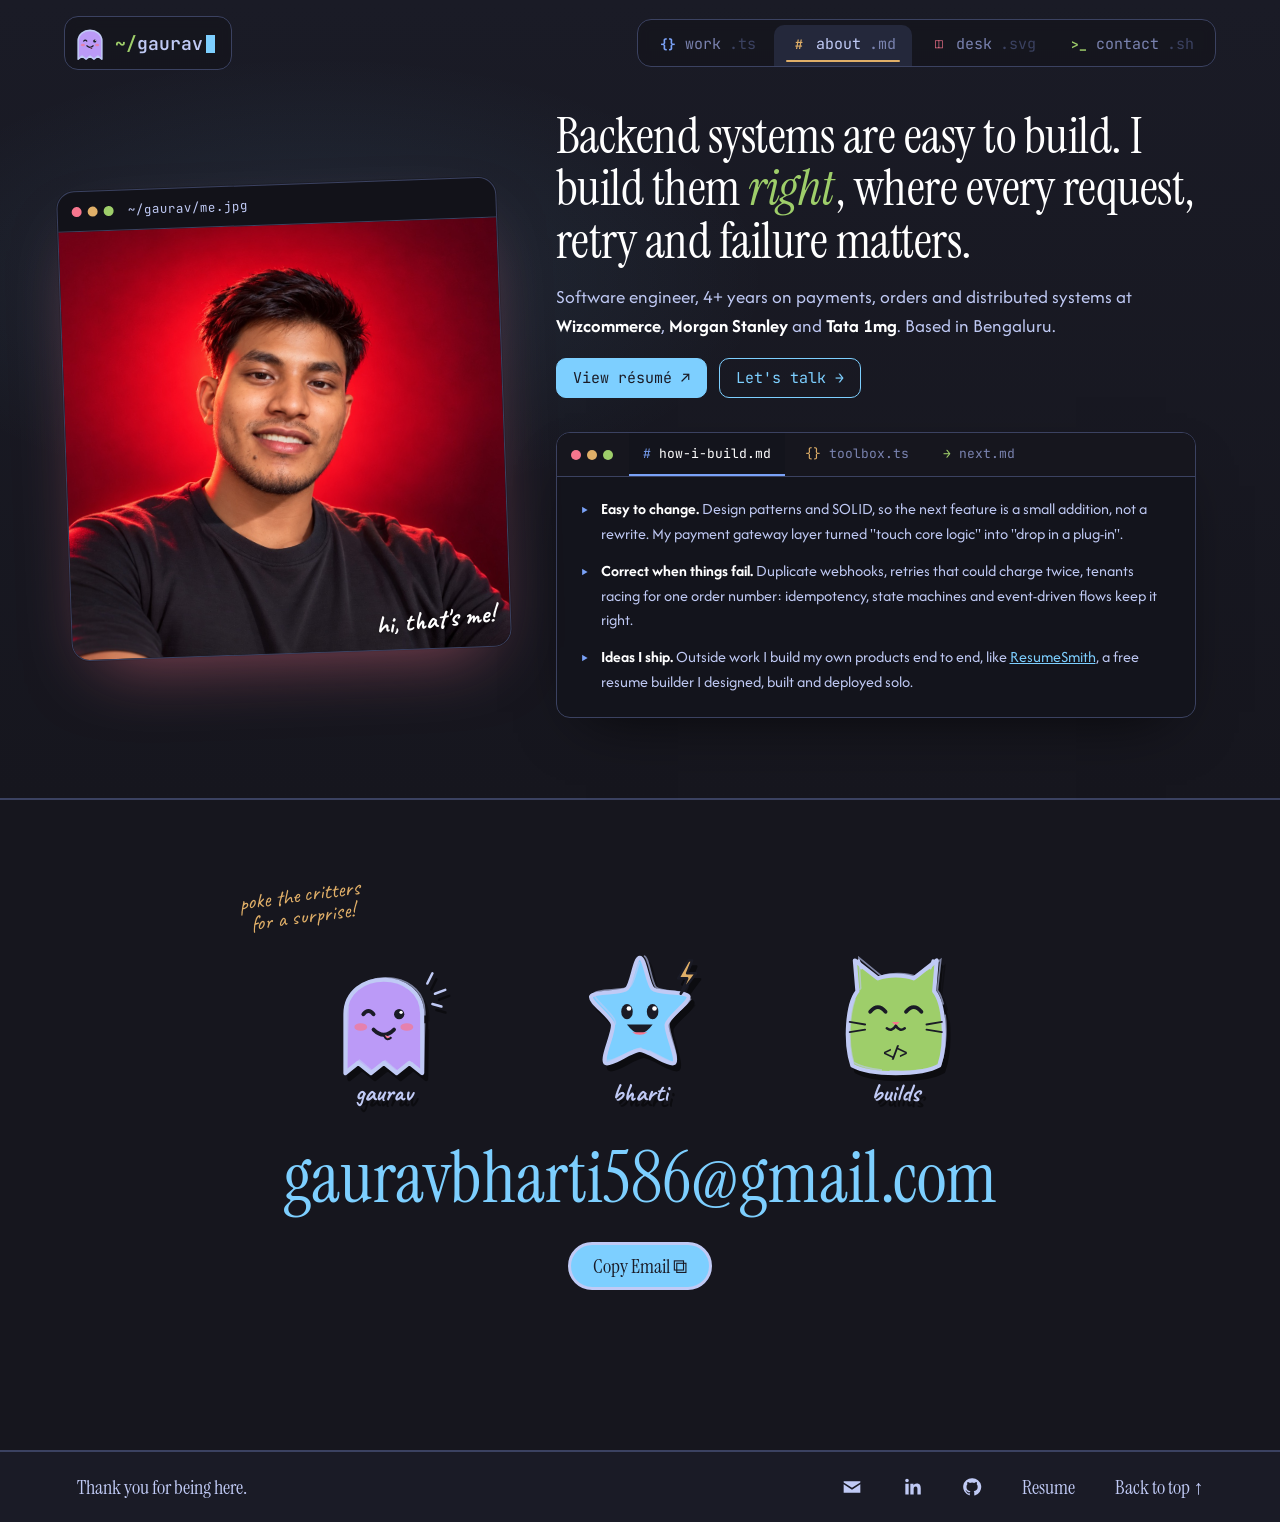
<file: about.html>
<!doctype html>
<html lang="en">
<head>
  <meta charset="utf-8">
  <meta name="viewport" content="width=device-width, initial-scale=1">
  <title>Gaurav Bharti | About</title>
  <meta name="description" content="How Gaurav Bharti builds backend systems: payments, orders and distributed systems that stay correct when retries and failures hit.">
  <link rel="icon" href="favicon.svg" type="image/svg+xml">
  <meta name="theme-color" content="#1a1b26">
  <meta property="og:type" content="website">
  <meta property="og:title" content="Gaurav Bharti | About">
  <meta property="og:description" content="How Gaurav Bharti builds backend systems: payments, orders and distributed systems that stay correct when retries and failures hit.">
  <meta property="og:url" content="https://realme72.github.io/portfolio-site/about.html">
  <meta property="og:image" content="https://realme72.github.io/portfolio-site/assets/og.png">
  <meta property="og:image:width" content="1200">
  <meta property="og:image:height" content="630">
  <meta name="twitter:card" content="summary_large_image">
  <link rel="preconnect" href="https://fonts.googleapis.com">
  <link rel="preconnect" href="https://fonts.gstatic.com" crossorigin>
  <link href="https://fonts.googleapis.com/css2?family=Afacad:wght@400;700&family=Instrument+Serif:ital@0;1&family=JetBrains+Mono:wght@400;600&family=Caveat:wght@600;700&display=swap" rel="stylesheet">
  <link rel="stylesheet" href="style.css?v=32">
  <style>
  </style>
</head>
<body>
  <svg width="0" height="0" style="position:absolute" aria-hidden="true">
    <defs>
      <pattern id="hatch" width="6" height="6" patternUnits="userSpaceOnUse" patternTransform="rotate(35)">
        <line x1="0" y1="0" x2="0" y2="6" stroke="#c0caf5" stroke-width="1" opacity=".35"/>
      </pattern>
      <pattern id="hatchW" width="7" height="7" patternUnits="userSpaceOnUse" patternTransform="rotate(80)">
        <line x1="0" y1="0" x2="0" y2="7" stroke="#fff" stroke-width="1" opacity=".22"/>
      </pattern>
    </defs>
  </svg>

  <header class="site-header">
    <a class="logo" href="./" aria-label="Gaurav Bharti, home">
      <span class="mascot" data-mascot aria-hidden="true"></span>
      <span class="prompt"><span class="tilde">~/</span>gaurav<span class="cursor" aria-hidden="true"></span></span>
    </a>
    <nav class="nav tabbar" aria-label="Main">
      <a class="tab tab-work" href="./#work"><span class="tab-icon" aria-hidden="true">{}</span>work<span class="ext">.ts</span></a>
      <a class="tab tab-about active" href="about.html" aria-current="page"><span class="tab-icon" aria-hidden="true">#</span>about<span class="ext">.md</span></a>
      <a class="tab tab-desk" href="desk.html"><span class="tab-icon" aria-hidden="true">◫</span>desk<span class="ext">.svg</span></a>
      <a class="tab tab-contact" href="#contact"><span class="tab-icon" aria-hidden="true">&gt;_</span>contact<span class="ext">.sh</span></a>
    </nav>
  </header>

  <main>
    <section class="about-hero">
      <div class="boy-wrap">
        <figure class="portrait">
          <header class="win"><i></i><i></i><i></i><span>~/gaurav/me.jpg</span></header>
          <img src="assets/me.jpg" width="1000" height="977" alt="Gaurav Bharti, smiling, in a black t-shirt against a red background">
          <figcaption>hi, that's me!</figcaption>
        </figure>
      </div>

      <div class="intro">
        <h1>Backend systems are easy to build. I build them <em>right</em>, where every request, retry and failure matters.</h1>
        <p class="sub">Software engineer, <span data-years>4</span>+ years on payments, orders and distributed systems at <b>Wizcommerce</b>, <b>Morgan Stanley</b> and <b>Tata 1mg</b>. Based in Bengaluru.</p>
        <p class="cta"><a data-resume target="_blank" rel="noopener">View résumé ↗</a> <a href="#contact">Let's talk →</a></p>

        <div class="ide" data-tabs>
          <div class="ide-bar" role="tablist" aria-label="More about me">
            <i></i><i></i><i></i>
            <button type="button" role="tab" aria-selected="true" aria-controls="t-build" id="tab-build"><span class="k-b">#</span> how-i-build.md</button>
            <button type="button" role="tab" aria-selected="false" aria-controls="t-tools" id="tab-tools"><span class="k-y">{}</span> toolbox.ts</button>
            <button type="button" role="tab" aria-selected="false" aria-controls="t-next" id="tab-next"><span class="k-g">→</span> next.md</button>
          </div>

          <div class="ide-pane" role="tabpanel" id="t-build" aria-labelledby="tab-build">
            <ul class="build">
              <li><b>Easy to change.</b> Design patterns and SOLID, so the next feature is a small addition, not a rewrite. My payment gateway layer turned "touch core logic" into "drop in a plug-in".</li>
              <li><b>Correct when things fail.</b> Duplicate webhooks, retries that could charge twice, tenants racing for one order number: idempotency, state machines and event-driven flows keep it right.</li>
              <li><b>Ideas I ship.</b> Outside work I build my own products end to end, like <a href="https://resumesmith.in" target="_blank" rel="noopener">ResumeSmith</a>, a free resume builder I designed, built and deployed solo.</li>
            </ul>
          </div>

          <div class="ide-pane" role="tabpanel" id="t-tools" aria-labelledby="tab-tools" hidden>
<pre class="ts"><span class="k-b">const</span> <span class="k-y">toolbox</span> = {
  backend: [<span class="k-g">"Python"</span>, <span class="k-g">"Java"</span>, <span class="k-g">"C++"</span>, <span class="k-g">"SQL"</span>,
            <span class="k-g">"FastAPI"</span>, <span class="k-g">"Django"</span>, <span class="k-g">"Flask"</span>],
  systems: [<span class="k-g">"distributed"</span>, <span class="k-g">"microservices"</span>, <span class="k-g">"event-driven"</span>,
            <span class="k-g">"concurrency"</span>, <span class="k-g">"multi-tenancy"</span>],
  data:    [<span class="k-g">"PostgreSQL"</span>, <span class="k-g">"MongoDB"</span>, <span class="k-g">"Redis"</span>,
            <span class="k-g">"Elasticsearch"</span>, <span class="k-g">"Kafka"</span>],
  cloud:   [<span class="k-g">"AWS (SQS, S3, EC2)"</span>, <span class="k-g">"Docker"</span>, <span class="k-g">"Kubernetes"</span>,
            <span class="k-g">"Sentry"</span>, <span class="k-g">"New Relic"</span>],
};</pre>
          </div>

          <div class="ide-pane" role="tabpanel" id="t-next" aria-labelledby="tab-next" hidden>
            <p>A senior software engineering role on a team that owns hard problems: <b>payments, distributed systems, or AI products running in production</b>. I do my best work with real ownership, from design reviews to production, alongside people who care about getting it right.</p>
          </div>
        </div>
      </div>

      <!-- previous About cards, kept in case we want them back -->
      <template id="about-cards-v1">
      <div class="notes">
        <article class="paper">
          <svg class="pin" viewBox="0 0 50 80"><circle cx="25" cy="22" r="18" fill="#7dcfff" stroke="#c0caf5" stroke-width="3"/><path d="M25 40 V76" stroke="#c0caf5" stroke-width="4" stroke-linecap="round"/></svg>
          <h2>About me; the basics</h2>
          <p class="lead">I'm a software engineer who builds <b>scalable distributed systems</b> for e-commerce and payments.</p>
          <p>Over <span data-years>4</span>+ years at <b>Tata 1mg</b>, <b>Morgan Stanley</b> and <b>Wizcommerce</b>, I've shipped systems across <b>B2B and B2C commerce</b>, <b>payment workflows</b> and <b>third-party integrations</b>. That ranges from health partners like eKincare and MediBuddy at 1mg to payment gateways like Revolut Pay at Wizcommerce, each built on clear, versioned contracts so partners plug in safely and failures stay contained.</p>
        </article>

        <article class="paper">
          <svg class="pin" viewBox="0 0 50 80"><circle cx="25" cy="22" r="18" fill="#9ece6a" stroke="#c0caf5" stroke-width="3"/><path d="M25 40 V76" stroke="#c0caf5" stroke-width="4" stroke-linecap="round"/></svg>
          <h2>What gets me going</h2>
          <p class="lead">Software that gets <b>easier to change</b> as it grows, not harder.</p>
          <p>I lean on <b>design patterns and SOLID principles</b> to shape systems so the next feature is a small, safe addition instead of a rewrite. When I rebuilt our payment gateway layer around Strategy and Registry patterns, adding a new gateway went from touching core logic to dropping in a plug-in.</p>
          <p>I also design for the failures nobody sees until 3 a.m.: duplicate webhooks, retries that could charge twice, tenants racing for the same order number. <b>Idempotency, state machines and event-driven flows</b> keep things correct when networks and providers don't cooperate.</p>
          <p>Lately I'm bringing that same discipline to <b>LLMs, RAG and vector search</b>, and shipping my own products, like <a href="https://resumesmith.in" target="_blank" rel="noopener">ResumeSmith</a>.</p>
        </article>

        <article class="paper">
          <svg class="pin" viewBox="0 0 50 80"><circle cx="25" cy="22" r="18" fill="#f7768e" stroke="#c0caf5" stroke-width="3"/><path d="M25 40 V76" stroke="#c0caf5" stroke-width="4" stroke-linecap="round"/></svg>
          <h2>Where I've worked</h2>
          <p>I've spent the last <span data-years>4</span>+ years building <b>scalable distributed systems</b> across <b>B2B and B2C e-commerce</b> and <b>payments</b>, at <b>Wizcommerce</b>, <b>Morgan Stanley</b> (via Teamware Solutions) and <b>Tata 1mg</b>.</p>
          <p>Along the way I've owned the integrations that businesses depend on: payment gateways like <b>Revolut Pay</b> and health partners like <b>eKincare</b> and <b>MediBuddy</b>, each built on clear contracts so partners plug in cleanly and failures stay contained. I also designed an <b>SMS notification service</b> with delivery integration and status updates, built on <b>Amazon SQS</b> to handle high-concurrency load.</p>
        </article>

        <article class="paper">
          <svg class="pin" viewBox="0 0 50 80"><circle cx="25" cy="22" r="18" fill="#bb9af7" stroke="#c0caf5" stroke-width="3"/><path d="M25 40 V76" stroke="#c0caf5" stroke-width="4" stroke-linecap="round"/></svg>
          <h2>My toolbox</h2>
          <dl class="toolbox">
            <dt>Backend</dt><dd class="chips left"><span class="chip">Python</span><span class="chip">Java</span><span class="chip">C++</span><span class="chip">SQL</span><span class="chip">FastAPI</span><span class="chip">Django</span><span class="chip">Flask</span></dd>
            <dt>System design</dt><dd class="chips left"><span class="chip">Distributed systems</span><span class="chip">Microservices</span><span class="chip">Event-driven</span><span class="chip">Concurrency</span><span class="chip">API design</span><span class="chip">Multi-tenancy</span></dd>
            <dt>Data &amp; messaging</dt><dd class="chips left"><span class="chip">PostgreSQL</span><span class="chip">MongoDB</span><span class="chip">Redis</span><span class="chip">Elasticsearch</span><span class="chip">Kafka</span><span class="chip">Vector databases</span></dd>
            <dt>AI / GenAI</dt><dd class="chips left"><span class="chip">LLMs</span><span class="chip">RAG</span><span class="chip">Embeddings</span><span class="chip">Vector search</span><span class="chip">LangGraph</span></dd>
            <dt>Cloud &amp; ops</dt><dd class="chips left"><span class="chip">AWS (SQS, S3, EC2)</span><span class="chip">Docker</span><span class="chip">Kubernetes</span><span class="chip">Sentry</span><span class="chip">New Relic</span></dd>
          </dl>
        </article>

        <article class="paper tilt">
          <svg class="pin" viewBox="0 0 50 80"><circle cx="25" cy="22" r="18" fill="#e0af68" stroke="#c0caf5" stroke-width="3"/><path d="M25 40 V76" stroke="#c0caf5" stroke-width="4" stroke-linecap="round"/></svg>
          <h2>What I'm looking for</h2>
          <p>A senior software engineering role on a team that owns hard problems: <b>payments, distributed systems, or AI products running in production</b>. I do my best work with real ownership, from design reviews through to production, alongside people who care about getting it right.</p>
          <p class="cta"><a href="#contact">Let's talk →</a> <a data-resume target="_blank" rel="noopener">View résumé ↗</a></p>
        </article>
      </div>
      </template>
    </section>

    <section class="contact" id="contact">
      <div class="big-badges" data-badges data-big></div>
      <p class="hint" style="left:calc(50% - 400px); top:84px">poke the critters<br>for a surprise!</p>
      <a class="email" data-email></a>
      <button class="copy" type="button" data-copy>Copy Email ⧉</button>
    </section>
  </main>

  <footer class="site-footer">
    <span>Thank you for being here.</span>
    <nav>
      <a data-mailto aria-label="Email"><svg viewBox="0 0 24 24" fill="#c0caf5"><path d="M2 6.5 12 13l10-6.5V5H2zM2 8.8V19h20V8.8l-10 6.5z"/></svg></a>
      <a data-linkedin target="_blank" rel="noopener" aria-label="LinkedIn"><svg viewBox="0 0 24 24" fill="#c0caf5"><path d="M4 8h4v13H4zM6 2a2.2 2.2 0 1 1 0 4.4A2.2 2.2 0 0 1 6 2zm4 6h3.8v1.8h.1c.5-1 1.8-2.1 3.8-2.1 4 0 4.8 2.6 4.8 6V21h-4v-6.3c0-1.5 0-3.4-2.1-3.4s-2.4 1.6-2.4 3.3V21h-4z"/></svg></a>
      <a data-github target="_blank" rel="noopener" aria-label="GitHub"><svg viewBox="0 0 24 24" fill="#c0caf5"><path d="M12 1.5a10.5 10.5 0 0 0-3.3 20.5c.5.1.7-.2.7-.5v-1.9c-2.9.6-3.5-1.3-3.5-1.3-.5-1.2-1.2-1.5-1.2-1.5-.9-.7.1-.6.1-.6 1 .1 1.6 1.1 1.6 1.1.9 1.6 2.5 1.1 3.1.9.1-.7.4-1.1.7-1.4-2.3-.3-4.8-1.2-4.8-5.2 0-1.1.4-2.1 1.1-2.8-.1-.3-.5-1.4.1-2.8 0 0 .9-.3 2.9 1.1a10 10 0 0 1 5.2 0c2-1.4 2.9-1.1 2.9-1.1.6 1.4.2 2.5.1 2.8.7.7 1.1 1.7 1.1 2.8 0 4-2.5 4.9-4.8 5.2.4.3.7 1 .7 1.9v2.9c0 .3.2.6.7.5A10.5 10.5 0 0 0 12 1.5z"/></svg></a>
      <a data-resume target="_blank" rel="noopener">Resume</a>
      <a href="#top" onclick="scrollTo({top:0,behavior:'smooth'});return false">Back to top ↑</a>
    </nav>
  </footer>

  <script src="script.js?v=34"></script>
</body>
</html>
</file>
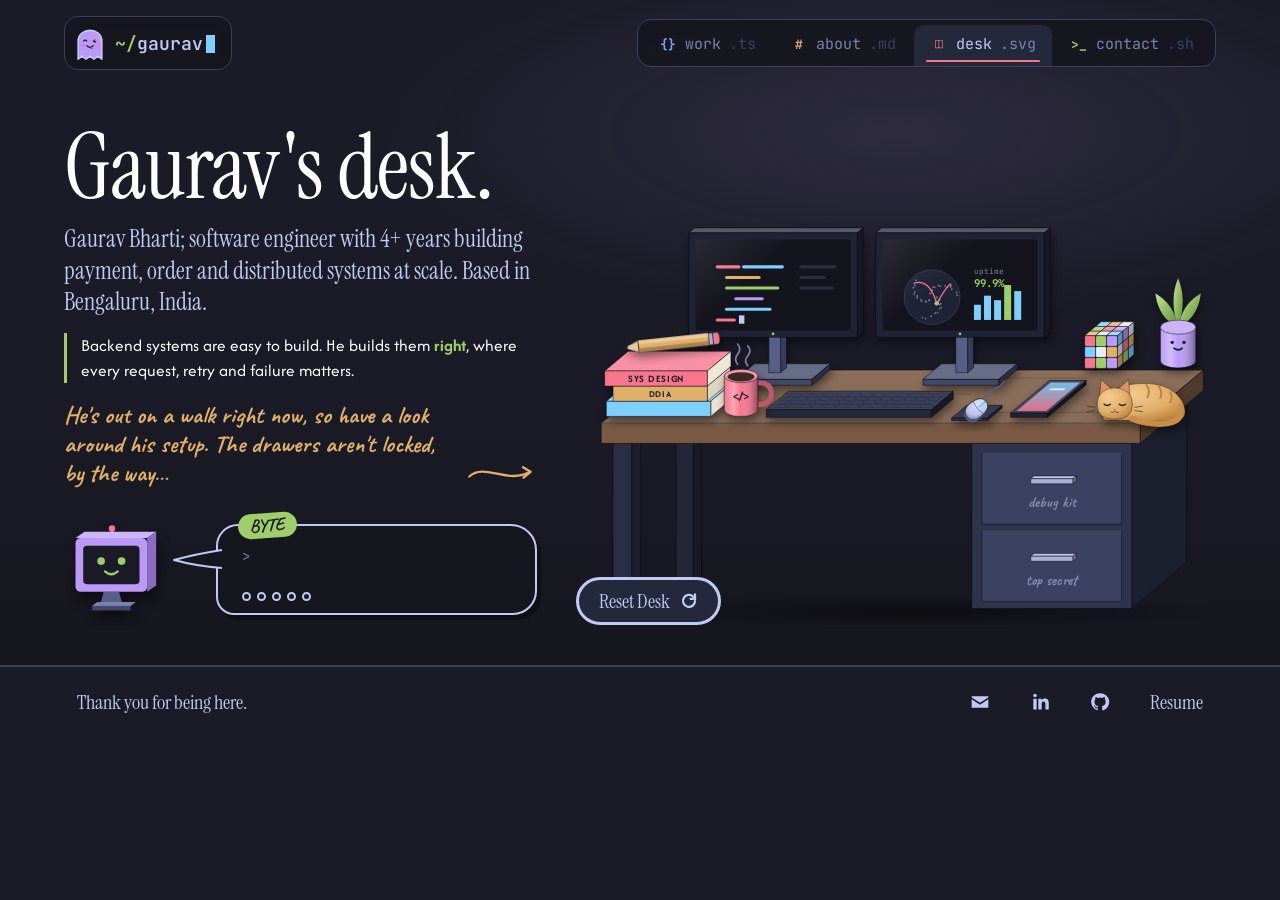
<file: desk.html>
<!doctype html>
<html lang="en">
<head>
  <meta charset="utf-8">
  <meta name="viewport" content="width=device-width, initial-scale=1">
  <title>Gaurav's Desk</title>
  <meta name="description" content="Gaurav Bharti, software engineer in Bengaluru building payment, order and distributed systems. 4+ years across Wizcommerce, Morgan Stanley and Tata 1mg.">
  <link rel="icon" href="favicon.svg" type="image/svg+xml">
  <meta name="theme-color" content="#1a1b26">
  <meta property="og:type" content="website">
  <meta property="og:title" content="Gaurav Bharti | Software Engineer">
  <meta property="og:description" content="Gaurav Bharti, software engineer in Bengaluru building payment, order and distributed systems. 4+ years across Wizcommerce, Morgan Stanley and Tata 1mg.">
  <meta property="og:url" content="https://realme72.github.io/portfolio-site/">
  <meta property="og:image" content="https://realme72.github.io/portfolio-site/assets/og.png">
  <meta property="og:image:width" content="1200">
  <meta property="og:image:height" content="630">
  <meta name="twitter:card" content="summary_large_image">
  <link rel="preconnect" href="https://fonts.googleapis.com">
  <link rel="preconnect" href="https://fonts.gstatic.com" crossorigin>
  <link href="https://fonts.googleapis.com/css2?family=Afacad:wght@400;700&family=Instrument+Serif:ital@0;1&family=JetBrains+Mono:wght@400;600&family=Caveat:wght@600;700&display=swap" rel="stylesheet">
  <link rel="stylesheet" href="style.css?v=32">
</head>
<body>
  <!-- shared SVG patterns -->
  <svg width="0" height="0" style="position:absolute" aria-hidden="true">
    <defs>
      <filter id="sketch" x="-10%" y="-10%" width="120%" height="120%">
        <feTurbulence type="fractalNoise" baseFrequency="0.04" numOctaves="2" seed="3"/>
        <feDisplacementMap in="SourceGraphic" scale="2.2"/>
      </filter>
      <pattern id="hatch" width="6" height="6" patternUnits="userSpaceOnUse" patternTransform="rotate(35)">
        <line x1="0" y1="0" x2="0" y2="6" stroke="#c0caf5" stroke-width="1" opacity=".35"/>
      </pattern>
      <linearGradient id="phoneGrad" x1="0" y1="0" x2="0" y2="1">
        <stop offset="0" stop-color="#7dcfff"/><stop offset="1" stop-color="#f7768e"/>
      </linearGradient>
    </defs>
  </svg>

  <div class="loader"><span>Getting Gaurav's desk ready</span></div>

  <header class="site-header">
    <a class="logo" href="./" aria-label="Gaurav Bharti, home">
      <span class="mascot" data-mascot aria-hidden="true"></span>
      <span class="prompt"><span class="tilde">~/</span>gaurav<span class="cursor" aria-hidden="true"></span></span>
    </a>
    <nav class="nav tabbar" aria-label="Main">
      <a class="tab tab-work" href="./#work"><span class="tab-icon" aria-hidden="true">{}</span>work<span class="ext">.ts</span></a>
      <a class="tab tab-about" href="about.html"><span class="tab-icon" aria-hidden="true">#</span>about<span class="ext">.md</span></a>
      <a class="tab tab-desk active" href="desk.html" aria-current="page"><span class="tab-icon" aria-hidden="true">◫</span>desk<span class="ext">.svg</span></a>
      <a class="tab tab-contact" href="./#contact"><span class="tab-icon" aria-hidden="true">&gt;_</span>contact<span class="ext">.sh</span></a>
    </nav>
  </header>

  <main>
    <section class="hero">
      <div class="hero-text">
        <h1>Gaurav's desk.</h1>
        <p class="tag">Gaurav Bharti; software engineer with <span data-years>4</span>+ years building payment, order and distributed systems at scale. Based in Bengaluru, India.</p>
        <p class="hook">Backend systems are easy to build. He builds them <em>right</em>, where every request, retry and failure matters.</p>
        <p class="setup">He's out on a walk right now, so have a look around his setup. The drawers aren't locked, by the way…
          <svg class="setup-arrow" viewBox="0 0 120 50" aria-hidden="true"><path d="M4 30 C30 6 70 44 108 22" /><path d="M96 14 L109 22 L97 32" /></svg>
        </p>
        <div class="bot">
          <svg class="bot-face" viewBox="0 0 150 150" aria-hidden="true">
            <path d="M75 18 v-10" stroke="#a9b1d6" stroke-width="4"/><circle cx="75" cy="7" r="5" fill="#f7768e"/>
            <path d="M18 22 h112 l14 -10 h-112 Z" fill="#cdb5fa"/><path d="M130 22 l14 -10 v84 l-14 10 Z" fill="#8a6cc0"/>
            <rect x="18" y="22" width="112" height="84" rx="8" fill="#bb9af7"/>
            <rect x="30" y="34" width="88" height="60" rx="6" fill="#1a1b26"/>
            <g class="bot-eyes"><circle cx="58" cy="58" r="6" fill="#9ece6a"/><circle cx="90" cy="58" r="6" fill="#9ece6a"/></g>
            <path d="M64 74 q10 9 20 0" fill="none" stroke="#9ece6a" stroke-width="3.5" stroke-linecap="round"/>
            <path d="M62 106 h24 l6 22 h-36 Z" fill="#565f89"/><path d="M44 128 h60 l8 -6 h-60 Z" fill="#7a83b0"/><rect x="44" y="128" width="60" height="7" fill="#414868"/>
          </svg>
          <div class="bubble" role="status" aria-live="polite">
            <span class="name">BYTE</span>
            <svg class="tail" viewBox="0 0 50 22" preserveAspectRatio="none"><path d="M50 2 Q24 6 2 12 Q24 18 50 20" fill="#16161e" stroke="#c0caf5" stroke-width="2" stroke-linejoin="round"/></svg>
            <p class="say"></p>
            <div class="controls">
              <div class="dots"></div>
              <span class="count"></span>
            </div>
          </div>
        </div>
      </div>

      <div class="desk">
        <div class="stage-wrap"><div class="stage"></div></div>
        <button class="reset" type="button">Reset Desk
          <svg width="18" height="18" viewBox="0 0 24 24" fill="none" stroke="#c0caf5" stroke-width="3" stroke-linecap="round"><path d="M20 12a8 8 0 1 1-2.3-5.7"/><path d="M20 3v6h-6"/></svg>
        </button>
      </div>
    </section>
  </main>

  <footer class="site-footer">
    <span>Thank you for being here.</span>
    <nav>
      <a data-mailto aria-label="Email"><svg viewBox="0 0 24 24" fill="#c0caf5"><path d="M2 5h20v14H2z" opacity=".0"/><path d="M2 6.5 12 13l10-6.5V5H2zM2 8.8V19h20V8.8l-10 6.5z"/></svg></a>
      <a data-linkedin target="_blank" rel="noopener" aria-label="LinkedIn"><svg viewBox="0 0 24 24" fill="#c0caf5"><path d="M4 8h4v13H4zM6 2a2.2 2.2 0 1 1 0 4.4A2.2 2.2 0 0 1 6 2zm4 6h3.8v1.8h.1c.5-1 1.8-2.1 3.8-2.1 4 0 4.8 2.6 4.8 6V21h-4v-6.3c0-1.5 0-3.4-2.1-3.4s-2.4 1.6-2.4 3.3V21h-4z"/></svg></a>
      <a data-github target="_blank" rel="noopener" aria-label="GitHub"><svg viewBox="0 0 24 24" fill="#c0caf5"><path d="M12 1.5a10.5 10.5 0 0 0-3.3 20.5c.5.1.7-.2.7-.5v-1.9c-2.9.6-3.5-1.3-3.5-1.3-.5-1.2-1.2-1.5-1.2-1.5-.9-.7.1-.6.1-.6 1 .1 1.6 1.1 1.6 1.1.9 1.6 2.5 1.1 3.1.9.1-.7.4-1.1.7-1.4-2.3-.3-4.8-1.2-4.8-5.2 0-1.1.4-2.1 1.1-2.8-.1-.3-.5-1.4.1-2.8 0 0 .9-.3 2.9 1.1a10 10 0 0 1 5.2 0c2-1.4 2.9-1.1 2.9-1.1.6 1.4.2 2.5.1 2.8.7.7 1.1 1.7 1.1 2.8 0 4-2.5 4.9-4.8 5.2.4.3.7 1 .7 1.9v2.9c0 .3.2.6.7.5A10.5 10.5 0 0 0 12 1.5z"/></svg></a>
      <a data-resume target="_blank" rel="noopener">Resume</a>
    </nav>
  </footer>

  <script src="script.js?v=18"></script>
  <script src="desk.js?v=23"></script>
</body>
</html>
</file>
<file: style.css>
:root {
  /* dark IDE theme (Tokyo Night-ish) */
  --bg: #1a1b26;        /* editor background */
  --bg-deep: #16161e;   /* sidebar / terminal */
  --paper: #24283b;     /* cards, panels */
  --line: #3b4261;      /* subtle borders */
  --ink: #c0caf5;       /* main text + outlines */
  --muted: #7a83b0;
  --on-accent: #1a1b26; /* text on coloured fills */
  --pink: #f7768e;
  --yellow: #e0af68;
  --cyan: #7dcfff;
  --green: #9ece6a;
  --purple: #bb9af7;
  --blue: #7aa2f7;
  --serif: "Instrument Serif", Georgia, serif;
  --sans: "Afacad", system-ui, sans-serif;
}

* { box-sizing: border-box; margin: 0; padding: 0; }
html { scroll-behavior: smooth; }
body {
  font-family: var(--sans);
  color: var(--ink);
  background: var(--bg);
  overflow-x: hidden;
}
a { color: inherit; }
button { font: inherit; color: inherit; cursor: pointer; }

/* ---------- loader ---------- */
.loader {
  position: fixed; inset: 0; z-index: 100;
  display: grid; place-items: center;
  background: var(--bg);
  font-family: var(--serif); font-size: clamp(28px, 4vw, 48px);
  transition: opacity .6s ease, visibility .6s;
}
.loader.done { opacity: 0; visibility: hidden; }
.loader span::after { content: ""; animation: dots 1.2s steps(4) infinite; }
@keyframes dots { 0%{content:""} 25%{content:"."} 50%{content:".."} 75%{content:"..."} }

/* ---------- header ---------- */
.site-header {
  position: fixed; top: 0; left: 0; right: 0; z-index: 50;
  display: flex; justify-content: space-between; align-items: center;
  padding: 16px clamp(16px, 5vw, 80px);
  pointer-events: none;
}
.site-header > * { pointer-events: auto; }
.badge { width: 62px; height: 62px; }

/* logo: terminal prompt + mascot */
.logo {
  display: flex; align-items: center; gap: 10px; text-decoration: none;
  padding: 8px 16px 8px 10px; border-radius: 14px;
  background: rgba(22, 22, 30, .85); border: 1.5px solid var(--line);
  backdrop-filter: blur(6px); -webkit-backdrop-filter: blur(6px);
}
.mascot { display: grid; animation: hop 2.4s cubic-bezier(.45,0,.55,1) infinite; }
.logo:hover .mascot { animation-duration: .6s; }
@keyframes hop { 0%, 100% { transform: translateY(0) rotate(-4deg); } 50% { transform: translateY(-4px) rotate(4deg); } }
.prompt { font-family: "JetBrains Mono", ui-monospace, monospace; font-weight: 600; font-size: 18px; color: var(--ink); }
.tilde { color: var(--green); }
.cursor { display: inline-block; width: 9px; height: 18px; margin-left: 3px; vertical-align: -3px; background: var(--cyan); animation: blink 1.1s steps(1) infinite; }

/* nav: editor tab bar */
.tabbar {
  display: flex; gap: 2px; padding: 5px 5px 0;
  background: rgba(22, 22, 30, .85); border: 1.5px solid var(--line); border-radius: 14px;
  backdrop-filter: blur(6px); -webkit-backdrop-filter: blur(6px);
}
.tab {
  position: relative; display: flex; align-items: center; gap: 8px;
  font-family: "JetBrains Mono", ui-monospace, monospace; font-size: 15px;
  padding: 9px 16px 12px; border-radius: 10px 10px 0 0;
  color: var(--muted); text-decoration: none; transition: color .2s, background .2s;
}
.tab .ext { color: var(--line); transition: color .2s; }
.tab-icon { font-weight: 700; font-size: 13px; min-width: 18px; text-align: center; }
.tab-work .tab-icon { color: var(--blue); }
.tab-about .tab-icon { color: var(--yellow); }
.tab-contact .tab-icon { color: var(--green); }
.tab-desk .tab-icon { color: var(--pink); }
.tab::after {
  content: ""; position: absolute; left: 12px; right: 12px; bottom: 4px; height: 2.5px; border-radius: 2px;
  transform: scaleX(0); transition: transform .25s ease;
}
.tab-work::after { background: var(--blue); }
.tab-about::after { background: var(--yellow); }
.tab-contact::after { background: var(--green); }
.tab-desk::after { background: var(--pink); }
.tab:hover, .tab.active { color: var(--ink); background: var(--paper); }
.tab:hover .ext, .tab.active .ext { color: var(--muted); }
.tab:hover::after, .tab.active::after { transform: scaleX(1); }
.tab:focus-visible, .logo:focus-visible { outline: 2px solid var(--cyan); outline-offset: 2px; }
@media (prefers-reduced-motion: reduce) { .mascot, .cursor { animation: none; } }

/* ---------- hero / desk ---------- */
.hero {
  min-height: 0; padding-bottom: 40px !important;
  background:
    radial-gradient(ellipse 60% 40% at 70% 20%, rgba(187,154,247,.12), transparent 70%),
    linear-gradient(180deg, var(--bg) 0%, var(--bg) 60%, var(--bg-deep) 100%);
  padding: 120px clamp(16px, 5vw, 80px) 40px;
  position: relative; overflow: hidden;
  display: grid; grid-template-columns: minmax(0, .85fr) minmax(0, 1.15fr); gap: clamp(16px, 3vw, 48px); align-items: center;
}
.hero-text { max-width: 560px; justify-self: end; }
.hero .hook { margin-top: 14px; font-size: clamp(17px, 1.35vw, 20px); line-height: 1.45; color: #fff; padding-left: 14px; border-left: 3px solid var(--green); }
.hero .hook em { font-style: normal; color: var(--green); font-weight: 700; }
.hero .setup { margin-top: 18px; font-family: "Caveat", cursive; font-weight: 700; font-size: clamp(22px, 1.9vw, 27px); line-height: 1.2; color: var(--yellow); display: flex; align-items: flex-end; gap: 8px; }
.setup-arrow { width: 70px; flex: none; overflow: visible; }
.setup-arrow path { fill: none; stroke: var(--yellow); stroke-width: 4; stroke-linecap: round; stroke-linejoin: round; }
.hero h1 {
  color: #fff;
  font-family: var(--serif); font-weight: 400;
  font-size: clamp(56px, 7vw, 96px); line-height: .95; letter-spacing: -1px;
}
.hero p.tag { font-family: var(--serif); font-size: clamp(20px, 1.9vw, 28px); line-height: 1.3; margin-top: 14px; }

.desk { position: relative; }
.stage-wrap { position: relative; width: 100%; overflow: hidden; }
.stage { position: absolute; left: 0; top: 0; width: 760px; height: 600px; transform-origin: 0 0; }
.steam path { animation: steam 2.4s ease-in-out infinite; }
.steam path:nth-child(2) { animation-delay: .4s; }
.steam path:nth-child(3) { animation-delay: .8s; }
@keyframes steam { 0%,100% { transform: translateY(4px); opacity: .2; } 50% { transform: translateY(-6px); opacity: .9; } }
.cursor-blink { animation: blink 1s steps(1) infinite; }
.bot-eyes { animation: botblink 4s infinite; transform-box: fill-box; transform-origin: center; }
@keyframes botblink { 0%,92%,100% { transform: scaleY(1); } 95% { transform: scaleY(.1); } }
.obj {
  position: absolute; cursor: grab; user-select: none; touch-action: none;
  transition: transform .25s cubic-bezier(.3,1.6,.5,1), filter .2s;
  filter: drop-shadow(2px 6px 5px rgba(0, 0, 0, .45));
}
.obj:hover { filter: drop-shadow(2px 8px 7px rgba(0, 0, 0, .5)) drop-shadow(0 0 10px rgba(125, 207, 255, .25)); }
.obj.dragging { cursor: grabbing; filter: drop-shadow(6px 22px 14px rgba(0, 0, 0, .5)); z-index: 60 !important; scale: 1.04; }
.obj svg { display: block; width: 100%; height: auto; pointer-events: none; }
.obj.pop { animation: pop .45s cubic-bezier(.3,1.6,.5,1); }
@keyframes pop { from { opacity: 0; translate: 0 22px; scale: .8; } }

/* desk furniture + drawers */
.desk-svg { position: absolute; inset: 0; width: 100%; height: 100%; pointer-events: none; }
.drawer { pointer-events: auto; cursor: pointer; outline: none; }
.drawer .front { transition: transform .45s cubic-bezier(.3,1.4,.5,1); }
.drawer:hover .front { transform: translate(-3px, 2.5px); }
.drawer.open .front { transform: translate(-20px, 17px); }
.drawer .tray { opacity: 0; transition: opacity .2s; }
.drawer.open .tray { opacity: 1; }
.drawer:focus-visible .front rect { stroke: var(--cyan); stroke-width: 2; }
.ping { animation: ping-dot 1.6s ease-out infinite; transform-box: fill-box; transform-origin: center; }
@keyframes ping-dot { 50% { opacity: .4; transform: scale(1.6); } }

/* the sleeping cat */
.obj[data-id="cat"] svg text { font-family: "Caveat", cursive; font-weight: 700; }
.cat-breathe { transform-box: fill-box; transform-origin: 50% 100%; animation: breathe 3.4s ease-in-out infinite; }
@keyframes breathe { 50% { transform: scale(1.015, 1.05); } }
.zzz text { fill: var(--muted); font-size: 18px; opacity: 0; animation: zzz 3.6s ease-out infinite; }
.zzz text:nth-child(2) { animation-delay: 1.2s; font-size: 22px; }
.zzz text:nth-child(3) { animation-delay: 2.4s; font-size: 26px; }
@keyframes zzz { 0% { opacity: 0; transform: translate(0, 8px); } 25% { opacity: .9; } 100% { opacity: 0; transform: translate(12px, -14px); } }
.pet-hint { fill: var(--yellow); font-size: 20px; opacity: 0; transition: opacity .3s; }
.obj[data-id="cat"]:hover .pet-hint { opacity: 1; }
.cat-happy, .purr, .cat-hearts path { opacity: 0; }
.purr { fill: var(--pink); font-size: 22px; }
.petted .cat-sleep, .petted .zzz, .petted .pet-hint { opacity: 0 !important; visibility: hidden; }
.petted .cat-happy { opacity: 1; }
.petted .cat-breathe { animation: purring .14s linear infinite; }
@keyframes purring { 50% { transform: translateX(.8px); } }
.petted .purr { animation: purr 2.6s ease-out; }
@keyframes purr { 0% { opacity: 0; transform: translateY(6px); } 15%, 75% { opacity: 1; transform: none; } 100% { opacity: 0; } }
.petted .cat-hearts path { animation: heart-up 1.8s ease-out; }
.petted .cat-hearts path:nth-child(2) { animation-delay: .25s; }
.petted .cat-hearts path:nth-child(3) { animation-delay: .5s; }
@keyframes heart-up { 0% { opacity: 0; transform: translateY(10px) scale(.6); } 30% { opacity: 1; } 100% { opacity: 0; transform: translateY(-26px) scale(1.1); } }
.cat-hearts path { transform-box: fill-box; transform-origin: center; }
@media (prefers-reduced-motion: reduce) {
  .cat-breathe, .zzz text, .petted .cat-breathe { animation: none; }
  .zzz text { opacity: .7; }
}

.reset {
  position: absolute; left: 0; bottom: 0; z-index: 30;
  background: var(--paper); border: 3px solid var(--ink); border-radius: 999px;
  font-family: var(--serif); font-size: 20px; padding: 8px 20px;
  display: flex; align-items: center; gap: 10px;
}
.reset:hover svg { transform: rotate(-200deg); }
.reset svg { transition: transform .5s; }

/* MINICOM-style bot bubble */
.bot { position: relative; z-index: 35; display: flex; align-items: flex-start; gap: 56px; margin-top: 36px; }
.bot-face { width: 96px; flex: none; filter: drop-shadow(2px 8px 6px rgba(0, 0, 0, .45)); animation: hop 3s cubic-bezier(.45,0,.55,1) infinite; }
.bot .bubble { flex: 1; max-width: 380px; }
.bubble {
  position: relative; background: var(--bg-deep);
  border: 2px solid var(--ink); border-radius: 22px 26px 24px 18px;
  font-family: "JetBrains Mono", ui-monospace, monospace;
  padding: 20px 24px 12px; min-height: 0;
  box-shadow: 4px 5px 0 rgba(0,0,0,.35);
}
.bubble .name {
  position: absolute; top: -13px; left: 20px; transform: rotate(-4deg);
  background: var(--green); color: var(--on-accent); font-family: "Caveat", cursive; font-weight: 700;
  font-size: 18px; line-height: 1; padding: 3px 12px 4px; border-radius: 999px;
}
.bubble .tail { position: absolute; left: -46px; top: 22px; width: 50px; height: 22px; }
.bubble .say { font-size: 14px; min-height: 40px; line-height: 1.45; color: var(--green); }
.bubble .say::before { content: "> "; color: var(--muted); }
.bubble .say .caret { display: inline-block; width: 2px; height: 1em; background: var(--ink); vertical-align: -2px; animation: blink 1s steps(1) infinite; }
@keyframes blink { 50% { opacity: 0; } }
.bubble .controls { display: flex; justify-content: space-between; align-items: center; margin-top: 6px; }
.dots { display: flex; gap: 6px; }
.dots button { width: 9px; height: 9px; border-radius: 50%; border: 2px solid var(--ink); background: transparent; padding: 0; }
.dots button.on { background: var(--ink); }
.bubble .count { font-size: 12px; color: var(--muted); }
.bubble .next { border: none; background: none; font-size: 15px; }

/* ---------- projects ---------- */
.projects {
  background: linear-gradient(180deg, var(--bg-deep) 0%, var(--bg) 30%);
  padding: 120px clamp(16px, 5vw, 80px) 120px;
  position: relative;
}
.projects .label {
  position: relative; z-index: 5; width: max-content;
  margin: 0 0 56px clamp(52px, 5vw, 70px);
  font-family: "Caveat", cursive; font-weight: 700; font-size: clamp(48px, 6vw, 76px); line-height: 1;
  color: var(--purple); transform: rotate(-4deg);
}
.doodle-line { display: block; width: 100%; height: 18px; margin-top: -4px; overflow: visible; }
.doodle svg path { fill: none; stroke-linecap: round; stroke-linejoin: round; }
.doodle-line path { stroke: var(--cyan); stroke-width: 4; }
.doodle-arrow { position: absolute; right: -112px; top: 18px; width: 96px; overflow: visible; }
.doodle-arrow path { stroke: var(--yellow); stroke-width: 3.5; }
.doodle-stars { position: absolute; left: -46px; top: -22px; width: 46px; overflow: visible; }
.doodle-stars path { fill: var(--yellow); stroke: none; }
/* draw the doodles in once the label scrolls into view */
.doodle-line path, .doodle-arrow path { stroke-dasharray: 1; stroke-dashoffset: 1; transition: stroke-dashoffset 1s ease; }
.doodle-arrow path + path { transition-delay: .9s; transition-duration: .3s; }
.doodle-arrow path:first-child { transition-delay: .5s; }
.doodle.drawn .doodle-line path, .doodle.drawn .doodle-arrow path { stroke-dashoffset: 0; }
.doodle-stars { opacity: 0; transform: scale(.4) rotate(-30deg); transition: opacity .4s 1.2s, transform .5s cubic-bezier(.3,1.6,.5,1) 1.2s; }
.doodle.drawn .doodle-stars { opacity: 1; transform: none; }
@media (prefers-reduced-motion: reduce) {
  .doodle-line path, .doodle-arrow path { stroke-dashoffset: 0; transition: none; }
  .doodle-stars { opacity: 1; transform: none; transition: none; }
}
/* ---------- work: bento grid of editor-window cards ---------- */
.work-intro { max-width: 1180px; margin: -30px auto 28px; padding-left: 0; color: var(--muted); font-size: 19px; }
.bento { max-width: 1180px; margin: 0 auto; display: grid; grid-template-columns: repeat(3, 1fr); gap: 20px; }
.card {
  --accent: var(--cyan);
  position: relative; display: flex; flex-direction: column; overflow: hidden;
  background: linear-gradient(180deg, #1f2335, var(--bg-deep));
  border: 1px solid var(--line); border-radius: 18px; color: var(--ink); text-decoration: none;
  transition: transform .3s cubic-bezier(.2,.8,.2,1), border-color .3s, box-shadow .3s;
}
.card::before { /* cursor-follow glow */
  content: ""; position: absolute; inset: 0; pointer-events: none; opacity: 0; transition: opacity .3s;
  background: radial-gradient(420px circle at var(--mx, 50%) var(--my, 0%), color-mix(in srgb, var(--accent) 16%, transparent), transparent 60%);
}
.card:hover { transform: translateY(-4px); border-color: color-mix(in srgb, var(--accent) 60%, var(--line)); box-shadow: 0 18px 50px -20px color-mix(in srgb, var(--accent) 45%, transparent); }
.card:hover::before { opacity: 1; }
.span-2 { grid-column: span 2; }
.accent-green { --accent: var(--green); } .accent-cyan { --accent: var(--cyan); } .accent-pink { --accent: var(--pink); }
.accent-purple { --accent: var(--purple); } .accent-yellow { --accent: var(--yellow); } .accent-blue { --accent: var(--blue); }
.win { display: flex; align-items: center; gap: 6px; padding: 11px 14px; border-bottom: 1px solid var(--line); background: rgba(0,0,0,.18);
  font-family: "JetBrains Mono", ui-monospace, monospace; font-size: 12.5px; color: var(--muted); }
.win i { width: 10px; height: 10px; border-radius: 50%; background: #3b4261; }
.win i:nth-child(1) { background: #f7768e; } .win i:nth-child(2) { background: #e0af68; } .win i:nth-child(3) { background: #9ece6a; }
.win span { margin-left: 8px; color: var(--ink); }
.win em { margin-left: auto; font-style: normal; padding: 2px 8px; border-radius: 6px; border: 1px solid var(--line); }
.live-dot { color: var(--green); border-color: color-mix(in srgb, var(--green) 50%, transparent) !important; }
.live-dot::before { content: ""; display: inline-block; width: 7px; height: 7px; margin-right: 6px; border-radius: 50%; background: var(--green); box-shadow: 0 0 0 0 var(--green); animation: ping 1.8s infinite; }
@keyframes ping { 70% { box-shadow: 0 0 0 7px transparent; } 100% { box-shadow: 0 0 0 0 transparent; } }
.card-body { position: relative; padding: 22px 24px 24px; display: flex; flex-direction: column; gap: 10px; flex: 1; }
.card-body.split { display: grid; grid-template-columns: 1.1fr 1fr; gap: 24px; align-items: center; }
.card-body.split > div:first-child { display: flex; flex-direction: column; gap: 10px; }
.card .metric { font-family: "JetBrains Mono", ui-monospace, monospace; font-weight: 600; font-size: clamp(34px, 3.6vw, 48px); line-height: 1; color: var(--accent); letter-spacing: -1px; }
.card .metric small { font-size: 15px; font-weight: 400; color: var(--muted); letter-spacing: 0; margin-left: 4px; }
.card .metric.small { font-size: 32px; }
.metric .arrow { display: inline-block; transition: transform .3s; }
.card:hover .metric .arrow { transform: translate(3px, -3px); }
.card h3 { font-family: var(--serif); font-weight: 400; font-size: 26px; color: #fff; }
.card p { font-size: 16px; line-height: 1.5; color: var(--ink); }
.card p b { color: #fff; font-weight: 600; }
.tags { list-style: none; display: flex; flex-wrap: wrap; gap: 6px; margin-top: auto; padding-top: 6px; }
.tags li { font-family: "JetBrains Mono", ui-monospace, monospace; font-size: 11.5px; padding: 3px 9px; border-radius: 999px;
  color: var(--accent); background: color-mix(in srgb, var(--accent) 12%, transparent); border: 1px solid color-mix(in srgb, var(--accent) 35%, transparent); }
.code, .term { font-family: "JetBrains Mono", ui-monospace, monospace; font-size: 12.5px; line-height: 1.65; color: var(--ink);
  background: #13141c; border: 1px solid var(--line); border-radius: 12px; padding: 14px 16px; overflow-x: auto; white-space: pre; }
.term { font-size: 11.5px; padding: 10px 12px; }
.k-p { color: var(--purple); } .k-b { color: var(--blue); } .k-y { color: var(--yellow); } .k-g { color: var(--green); }
.k-r { color: var(--pink); } .k-c { color: var(--cyan); } .k-m { color: var(--muted); font-style: italic; }
.pipe { display: flex; align-items: center; gap: 6px; flex-wrap: wrap; font-family: "JetBrains Mono", ui-monospace, monospace; font-size: 11.5px; }
.pipe span { padding: 4px 8px; border-radius: 8px; background: #13141c; border: 1px solid var(--line); }
.pipe span.ok { color: var(--accent); border-color: color-mix(in srgb, var(--accent) 45%, transparent); }
.pipe b { color: var(--muted); font-weight: 400; }
.bars { display: grid; gap: 6px; font-family: "JetBrains Mono", ui-monospace, monospace; font-size: 11px; }
.bars span { position: relative; padding: 4px 8px; border-radius: 6px; color: var(--muted); }
.bars span::before { content: ""; position: absolute; inset: 0; width: var(--w); border-radius: 6px; background: color-mix(in srgb, var(--pink) 22%, transparent); transition: width .8s; }
.bars span.fast { color: var(--accent); }
.bars span.fast::before { background: color-mix(in srgb, var(--accent) 28%, transparent); }
.mock { display: grid; grid-template-columns: .8fr 1fr; gap: 10px; padding: 12px; background: #13141c; border: 1px solid var(--line); border-radius: 12px; }
.mock i, .mock em, .mock strong { display: block; height: 7px; border-radius: 4px; background: #2a2e45; margin-bottom: 7px; }
.mock .short { width: 60%; }
.mock-form b { display: block; margin-top: 10px; font: 600 10px "JetBrains Mono", monospace; text-align: center; padding: 5px; border-radius: 6px; background: var(--accent); color: var(--on-accent); }
.mock-page { background: #e8eaf4; border-radius: 6px; padding: 10px; transition: transform .4s; }
.mock-page strong { height: 9px; width: 55%; background: #1a1b26; }
.mock-page em { background: var(--accent); width: 35%; height: 5px; margin-top: 10px; }
.mock-page i { background: #b8bdd4; height: 5px; }
.card:hover .mock-page { transform: rotate(-2deg) scale(1.03); }

/* ---------- work: globe view (the bento grid above is the "grid" view) ---------- */
.view-toggle { display: flex; gap: 4px; width: max-content; margin: 0 auto 28px; padding: 4px; border-radius: 12px;
  background: var(--bg-deep); border: 1.5px solid var(--line); font-family: "JetBrains Mono", ui-monospace, monospace; }
.view-toggle button { border: 0; background: none; padding: 6px 14px; border-radius: 8px; font-size: 13px; color: var(--muted); transition: background .2s, color .2s; }
.view-toggle button:hover { color: var(--ink); }
.view-toggle button[aria-pressed="true"] { background: var(--paper); color: var(--ink); }
.projects.view-globe .bento, .projects.view-grid .globe-view { display: none; }
.globe-view { max-width: 1180px; margin: 0 auto; display: grid; grid-template-columns: minmax(0, 1.2fr) minmax(0, 1fr); gap: 32px; align-items: center; }
.globe-wrap { position: relative; width: 100%; max-width: 620px; aspect-ratio: 1; justify-self: center; }
.globe-wrap canvas { display: block; width: 100%; height: 100%; cursor: grab; touch-action: pan-y; }
.globe-wrap canvas:active { cursor: grabbing; }
.globe-hint { position: absolute; left: 50%; bottom: 3%; transform: translateX(-50%); font: 12px "JetBrains Mono", ui-monospace, monospace; color: var(--muted); pointer-events: none; transition: opacity .4s; }
.globe-wrap.touched .globe-hint { opacity: 0; }
.job-list { list-style: none; display: flex; flex-direction: column; gap: 8px; margin-bottom: 16px; }
.job-list button { width: 100%; display: flex; align-items: center; gap: 12px; padding: 11px 16px; text-align: left;
  background: transparent; border: 1.5px solid var(--line); border-radius: 12px; transition: border-color .25s, background .25s; }
.job-list button:hover { border-color: color-mix(in srgb, var(--c) 45%, var(--line)); }
.job-list button[aria-pressed="true"] { border-color: color-mix(in srgb, var(--c) 70%, var(--line)); background: color-mix(in srgb, var(--c) 9%, var(--paper)); }
.job-list .list-label { margin: 8px 0 -2px 4px; font: 12px "JetBrains Mono", ui-monospace, monospace; color: var(--muted); }
.job-list .side button { padding: 7px 16px; }
.job-list .side b { font-size: 16px; }
.job-list .dot { width: 10px; height: 10px; border-radius: 50%; background: var(--c); box-shadow: 0 0 10px var(--c); }
.job-list b { font-size: 19px; font-weight: 700; color: #fff; }
.job-list small { margin-left: auto; font: 12px "JetBrains Mono", ui-monospace, monospace; color: var(--muted); }
.job-card:hover { transform: none; }
.job-card.swap .card-body { animation: swap .45s cubic-bezier(.2,.8,.2,1); }
@keyframes swap { from { opacity: 0; transform: translateY(8px); } }
.job-card h3 .at { color: var(--accent); }
.job-card h3 a { color: inherit; text-decoration: none; }
.job-card h3 a:hover .at { display: inline-block; transform: translate(2px, -2px); }
.job-card .via { margin-top: -8px; font-size: 14px; color: var(--muted); }
.job-card .route { display: flex; align-items: center; gap: 8px; flex-wrap: wrap; font: 12.5px "JetBrains Mono", ui-monospace, monospace; }
.job-card .route span { padding: 4px 9px; border-radius: 8px; background: #13141c; border: 1px solid var(--line); }
.job-card .route .to { color: var(--accent); border-color: color-mix(in srgb, var(--accent) 45%, transparent); }
.job-card .route b { color: var(--muted); font-weight: 400; }
.job-wins { list-style: none; display: grid; gap: 8px; }
.job-wins li { position: relative; padding-left: 18px; font-size: 16px; line-height: 1.5; }
.job-wins li::before { content: "▸"; position: absolute; left: 0; color: var(--accent); }
.job-wins b { color: #fff; font-weight: 600; }
@media (max-width: 900px) {
  .globe-view { grid-template-columns: 1fr; gap: 12px; }
}
@media (prefers-reduced-motion: reduce) { .job-card.swap .card-body { animation: none; } }
@media (max-width: 1000px) {
  .bento { grid-template-columns: repeat(2, 1fr); }
  .card-body.split { grid-template-columns: 1fr; }
}
@media (max-width: 640px) {
  .bento { grid-template-columns: 1fr; }
  .span-2 { grid-column: auto; }
}
.chips { display: flex; justify-content: center; gap: 8px; margin-top: 8px; flex-wrap: wrap; }
.chip { font-family: "JetBrains Mono", ui-monospace, monospace; font-size: 11px; letter-spacing: .3px; text-transform: lowercase; color: var(--on-accent); border: 1.5px solid var(--ink); border-radius: 8px; padding: 3px 8px; }
.chip:nth-child(1) { background: var(--pink); }
.chip:nth-child(2) { background: var(--yellow); }
.chip:nth-child(3) { background: var(--cyan); }

/* ---------- contact ---------- */
.contact {
  background: var(--bg-deep); padding: 140px 16px 160px; text-align: center; position: relative;
}
.contact .hint { position: absolute; transform: rotate(-8deg); font-family: "Caveat", cursive; font-size: 22px; line-height: 1; color: var(--yellow); }
.big-badges { display: flex; justify-content: center; gap: clamp(30px, 8vw, 110px); margin-bottom: 20px; }
.big-badges button { background: none; border: none; position: relative; }
.big-badges .badge { width: clamp(110px, 12vw, 175px); height: auto; aspect-ratio: 1; overflow: visible; }
.big-badges button { animation: bounce 2.4s cubic-bezier(.45,0,.55,1) infinite; }
.big-badges button:nth-child(2) { animation-delay: -.8s; }
.big-badges button:nth-child(3) { animation-delay: -1.6s; }
@keyframes bounce {
  0%, 100% { transform: translateY(0) rotate(-3deg) scale(1, 1); }
  45% { transform: translateY(-16px) rotate(3deg) scale(.98, 1.03); }
  85% { transform: translateY(2px) rotate(-1deg) scale(1.04, .95); }
}
.big-badges .badge { transition: transform .25s cubic-bezier(.3,1.6,.5,1); }
.big-badges button:hover .badge { transform: scale(1.1) rotate(-8deg); }
.big-badges button:active .badge { transform: scale(.92); }
.emote { filter: drop-shadow(4px 6px 0 rgba(0,0,0,.45)); aspect-ratio: 120 / 130 !important; }
.emote .face-wow { display: none; }
.big-badges button.wow .face-normal { display: none; }
.big-badges button.wow .face-wow { display: inline; }
@media (prefers-reduced-motion: reduce) { .big-badges button { animation: none; } }
.confetti { position: absolute; border-radius: 50%; border: 1.5px solid var(--ink); pointer-events: none; animation: pop 1.1s cubic-bezier(.15,.7,.3,1) forwards; }
@keyframes pop {
  0% { transform: translate(0,0) scale(.3); opacity: 1; }
  80% { opacity: 1; }
  100% { transform: translate(var(--dx), var(--dy)) scale(1); opacity: 0; }
}
.email { color: var(--cyan); font-family: var(--serif); font-size: clamp(40px, 6vw, 72px); text-decoration: none; display: block; }
.copy { margin-top: 18px; font-family: var(--serif); font-size: 20px; padding: 8px 22px; border: 3px solid var(--ink); border-radius: 999px; background: var(--cyan); color: var(--on-accent); }

.site-footer {
  border-top: 2px solid var(--line); background: var(--bg);
  display: flex; justify-content: space-between; align-items: center; flex-wrap: wrap; gap: 12px;
  padding: 22px clamp(16px, 6vw, 94px);
  font-family: var(--serif); font-size: 20px;
}
.site-footer nav { display: flex; gap: 40px; align-items: center; }
.site-footer a { text-decoration: none; }
.site-footer a:hover { text-decoration: underline; }
.site-footer svg { width: 20px; height: 20px; display: block; }

/* ---------- about ---------- */
.about-hero {
  background:
    radial-gradient(ellipse 50% 40% at 25% 35%, rgba(125,207,255,.10), transparent 70%),
    linear-gradient(180deg, var(--bg) 0%, var(--bg-deep) 100%);
  padding: 110px clamp(16px, 5vw, 80px) 80px;
  display: grid; grid-template-columns: minmax(0, .8fr) minmax(0, 1.2fr); gap: clamp(28px, 4vw, 64px); align-items: center;
  border-bottom: 2px solid var(--line);
}
.boy-wrap { position: sticky; top: 110px; align-items: center; display: flex; justify-content: center; }
.scene { width: 100%; height: auto; max-height: 78vh; }
.intro { max-width: 640px; }
.intro .status { display: inline-flex; align-items: center; gap: 10px; padding: 6px 14px; border-radius: 999px;
  font: 13px "JetBrains Mono", ui-monospace, monospace; color: var(--green); border: 1px solid color-mix(in srgb, var(--green) 45%, transparent); background: color-mix(in srgb, var(--green) 8%, transparent); }
.intro .status .live { width: 8px; height: 8px; border-radius: 50%; background: var(--green); animation: ping 1.8s infinite; box-shadow: 0 0 0 0 var(--green); }
.intro h1 { margin-top: 0; font-family: var(--serif); font-weight: 400; color: #fff; font-size: clamp(36px, 3.9vw, 56px); line-height: 1.05; letter-spacing: -.5px; }
.intro h1 em { color: var(--green); }
.intro .sub { margin-top: 16px; font-size: 19px; line-height: 1.5; color: var(--ink); }
.intro .sub b { color: #fff; }
.proof { list-style: none; display: grid; grid-template-columns: repeat(4, 1fr); gap: 10px; margin-top: 24px; }
.proof li { padding: 12px 14px; border-radius: 12px; background: var(--bg-deep); border: 1px solid var(--line); }
.proof b { display: block; font: 600 24px "JetBrains Mono", ui-monospace, monospace; color: var(--cyan); letter-spacing: -.5px; }
.proof li:nth-child(2) b { color: var(--green); } .proof li:nth-child(3) b { color: var(--yellow); } .proof li:nth-child(4) b { color: var(--purple); }
.proof span { font-size: 13.5px; line-height: 1.3; color: var(--muted); }
.intro .cta { margin-top: 22px; }
.ide { margin-top: 34px; border-radius: 14px; overflow: hidden; background: #13141c; border: 1px solid var(--line); box-shadow: 0 24px 60px -30px rgba(0,0,0,.8); }
.ide-bar { display: flex; align-items: center; gap: 6px; padding: 0 0 0 14px; background: var(--bg-deep); border-bottom: 1px solid var(--line); overflow-x: auto; }
.ide-bar > i { flex: none; width: 10px; height: 10px; border-radius: 50%; background: #f7768e; }
.ide-bar > i:nth-child(2) { background: #e0af68; } .ide-bar > i:nth-child(3) { background: #9ece6a; margin-right: 10px; }
.ide-bar button { flex: none; border: 0; background: none; padding: 12px 14px; font: 13px "JetBrains Mono", ui-monospace, monospace; color: var(--muted); border-bottom: 2px solid transparent; white-space: nowrap; }
.ide-bar button:hover { color: var(--ink); }
.ide-bar button[aria-selected="true"] { color: #fff; background: #13141c; border-bottom-color: var(--blue); }
.ide-pane { padding: 20px 24px 22px; font-size: 16px; line-height: 1.55; }
.ide-pane b { color: #fff; }
.ide-pane a { color: var(--cyan); }
.build { list-style: none; display: grid; gap: 12px; }
.build li { position: relative; padding-left: 20px; }
.build li::before { content: "▸"; position: absolute; left: 0; color: var(--blue); }
.ts { font: 13px/1.75 "JetBrains Mono", ui-monospace, monospace; color: var(--ink); white-space: pre; overflow-x: auto; }
@media (max-width: 640px) { .proof { grid-template-columns: repeat(2, 1fr); } }

.portrait { position: relative; width: min(100%, 520px); margin: 10px 0 0; border-radius: 18px; overflow: hidden;
  background: var(--bg-deep); border: 1px solid var(--line); transform: rotate(-2deg);
  box-shadow: 0 30px 70px -30px rgba(247, 118, 142, .55), 0 0 0 1px rgba(0,0,0,.2);
  transition: transform .4s cubic-bezier(.3,1.4,.5,1), box-shadow .4s; }
.portrait:hover { transform: rotate(0) translateY(-4px); box-shadow: 0 40px 80px -30px rgba(247, 118, 142, .7), 0 0 0 1px rgba(0,0,0,.2); }
.portrait img { display: block; width: 100%; height: auto; }
.portrait figcaption { position: absolute; right: 16px; bottom: 12px; font: 700 26px "Caveat", cursive; color: #fff; text-shadow: 0 2px 8px rgba(0,0,0,.6); transform: rotate(-4deg); }
.boy-wrap { flex-direction: column; align-items: center; }
.credit { margin-left: 10px; font-family: var(--sans); font-size: 12px; color: var(--muted); }
.credit a { color: var(--muted); }
.daynight {
  position: absolute; right: 2%; top: 0; z-index: 2;
  display: flex; gap: 4px; padding: 4px;
  background: var(--paper); border: 2px solid var(--line); border-radius: 999px;
}
.daynight button {
  width: 44px; height: 44px; border-radius: 50%; border: none; background: transparent;
  display: grid; place-items: center; color: var(--muted); transition: background .2s, color .2s;
}
.daynight button:hover { color: var(--ink); }
.daynight button[data-mode="day"][aria-pressed="true"] { background: var(--yellow); color: var(--on-accent); }
.daynight button[data-mode="night"][aria-pressed="true"] { background: var(--purple); color: var(--on-accent); }
.daynight button:focus-visible, .play:focus-visible { outline: 3px solid var(--cyan); outline-offset: 2px; }
.play {
  position: absolute; left: 2%; top: 0;
  width: 58px; height: 58px; border-radius: 50%;
  border: 3px solid var(--ink); background: var(--paper); display: grid; place-items: center;
  color: var(--ink);
}
.paper {
  position: relative; background: var(--paper);
  border: 3px solid var(--ink);
  border-radius: 6px 18px 10px 24px / 20px 8px 26px 10px;
  box-shadow: 10px 14px 0 var(--bg-deep), 10px 14px 0 3px var(--line);
  padding: 70px 46px 46px; margin-bottom: 60px;
}
.paper.tilt { transform: rotate(3deg); }
.paper h2 { color: var(--purple); font-family: var(--serif); font-style: italic; font-weight: 400; font-size: 42px; line-height: 1; margin: 18px 0 8px; }
.paper p { font-size: 19px; line-height: 1.45; }
.pin { position: absolute; top: -26px; left: 50%; width: 46px; transform: translateX(-50%) rotate(14deg); }
.sticker { position: absolute; width: 130px; }
.photo {
  position: absolute; width: 230px; aspect-ratio: 4/3;
  background: var(--bg-deep); border: 3px solid var(--ink); border-radius: 14px;
  display: grid; place-items: center; font-family: var(--serif); font-size: 18px; color: var(--muted);
  box-shadow: 6px 8px 0 #000; overflow: hidden;
}
.photo img { width: 100%; height: 100%; object-fit: cover; }

a.paper a { color: var(--cyan); text-decoration-thickness: 2px; }
.jobs { list-style: none; display: grid; gap: 16px; }
.jobs b { color: var(--cyan); font-family: var(--serif); font-weight: 400; font-size: 26px; }
.jobs i { display: block; font-size: 15px; color: var(--muted); }
.jobs p { font-size: 17px; margin-top: 2px; }
.chips.left { justify-content: flex-start; }
.paper p + p { margin-top: 12px; }
.paper b { color: #fff; font-weight: 600; }
.paper .lead { font-size: 22px; line-height: 1.35; margin-bottom: 12px; }
.stats { list-style: none; display: grid; grid-template-columns: repeat(2, 1fr); gap: 12px; margin-top: 22px; }
.stats li { background: var(--bg-deep); border: 1.5px solid var(--line); border-radius: 12px; padding: 12px 14px; }
.stats strong { display: block; font-family: "JetBrains Mono", ui-monospace, monospace; font-size: 26px; color: var(--green); line-height: 1.1; }
.stats span { font-size: 14px; color: var(--muted); line-height: 1.3; }
.jobs { gap: 22px !important; }
.job-head { display: flex; flex-wrap: wrap; align-items: baseline; gap: 4px 10px; }
.job-head .role { font-size: 15px; color: var(--ink); }
.job-head i { flex-basis: 100%; }
.jobs ul { list-style: none; margin-top: 6px; display: grid; gap: 6px; }
.jobs ul li { position: relative; padding-left: 18px; font-size: 16px; line-height: 1.45; }
.jobs ul li b { font-family: var(--sans); font-size: inherit; color: #fff; font-weight: 600; }
.jobs ul li::before { content: "▹"; position: absolute; left: 0; color: var(--cyan); }
.toolbox dt { font-family: "JetBrains Mono", ui-monospace, monospace; font-size: 13px; color: var(--muted); margin-top: 14px; }
.toolbox dt:first-child { margin-top: 4px; }
.toolbox dd { margin-top: 6px; }
.cta { display: flex; flex-wrap: wrap; gap: 12px; margin-top: 18px !important; }
.cta a { font-family: "JetBrains Mono", ui-monospace, monospace; font-size: 15px; text-decoration: none; padding: 9px 16px; border-radius: 10px; border: 1.5px solid var(--cyan); color: var(--cyan); }
.cta a:first-child { background: var(--cyan); color: var(--on-accent); }
.cta a:hover { filter: brightness(1.1); }
@media (max-width: 600px) { .stats { grid-template-columns: 1fr; } }
.paper .chip { font-size: 13px; }
.chips .chip:nth-child(3n+1) { background: var(--pink); }
.chips .chip:nth-child(3n+2) { background: var(--yellow); }
.chips .chip:nth-child(3n) { background: var(--cyan); }
.chips .chip:nth-child(4n) { background: var(--green); }
.chips .chip:nth-child(5n) { background: var(--purple); }
.ph { background: rgba(224, 175, 104, .25); border-radius: 4px; padding: 0 3px; }

/* ---------- responsive ---------- */
@media (max-width: 900px) {
  .tab { font-size: 13px; padding: 8px 10px 11px; gap: 5px; }
  .tab .ext, .tab-icon { display: none; }
  .prompt { font-size: 15px; }
  .hero { grid-template-columns: 1fr; padding-top: 100px; }
  .hero-text { justify-self: stretch; max-width: none; }
  .bot { gap: 44px; margin-top: 24px; }
  .bot-face { width: 72px; }
  .bubble { padding: 30px 26px 18px; min-height: 0; }
  .bubble .tail { display: none; }
  .reset { left: 16px; bottom: 12px; font-size: 16px; padding: 6px 14px; }
  .projects .label { margin: 0 0 24px 40px; }
  .doodle-arrow { display: none; }
  .about-hero { grid-template-columns: 1fr; }
  .boy-wrap { position: relative; top: 0; }
  .photo, .sticker { display: none; }
  .paper { padding: 56px 22px 30px; }
  .site-footer nav { gap: 18px; }
}

/* ---------- compact work timeline (about) ---------- */
.sys-legend, .sys li { display: grid; grid-template-columns: 1.05fr 1.6fr 1fr; gap: 10px; align-items: baseline; }
.sys-legend { margin: 6px 0 14px 22px; font-family: "JetBrains Mono", ui-monospace, monospace; font-size: 11px; color: var(--muted); text-transform: uppercase; letter-spacing: .6px; }
.timeline { list-style: none; position: relative; display: grid; gap: 22px; }
.timeline::before { content: ""; position: absolute; left: 5px; top: 8px; bottom: 8px; width: 2px; background: var(--line); border-radius: 2px; }
.job { position: relative; padding-left: 22px; }
.job::before { content: ""; position: absolute; left: 0; top: 6px; width: 12px; height: 12px; border-radius: 50%; background: var(--c); box-shadow: 0 0 0 4px var(--paper); }
.job-top { display: flex; align-items: baseline; gap: 10px; flex-wrap: wrap; margin-bottom: 8px; }
.job-top b { font-family: var(--serif); font-weight: 400; font-size: 26px; color: #fff; }
.job-top span { font-size: 14px; color: var(--muted); }
.job-top time { margin-left: auto; font-family: "JetBrains Mono", ui-monospace, monospace; font-size: 12px; color: var(--muted); }
.sys { list-style: none; display: grid; gap: 2px; }
.sys li { padding: 7px 10px; border-radius: 8px; font-size: 15px; transition: background .2s; }
.sys li:hover { background: var(--bg-deep); }
.sys li b { font-weight: 600; color: #fff; }
.sys li span { color: var(--ink); opacity: .85; }
.sys li em { font-style: normal; font-family: "JetBrains Mono", ui-monospace, monospace; font-size: 13px; color: var(--c); text-align: right; }
@media (max-width: 600px) {
  .sys-legend { display: none; }
  .sys li { grid-template-columns: 1fr auto; }
  .sys li span { grid-column: 1 / -1; grid-row: 2; font-size: 14px; }
}
.sys-legend span:last-child { text-align: right; padding-right: 10px; }

/* ---------- work log (about) ---------- */
.worklog { list-style: none; display: grid; gap: 22px; margin-top: 8px; }
.worklog > li { padding-left: 18px; border-left: 3px solid var(--line); }
.wl-top { display: flex; align-items: baseline; justify-content: space-between; gap: 10px; }
.wl-top b { font-family: var(--serif); font-weight: 400; font-size: 28px; color: #fff; }
.wl-top time { font-family: "JetBrains Mono", ui-monospace, monospace; font-size: 13px; color: var(--muted); }
.paper .wl-role { font-size: 15px; color: var(--cyan); margin: 0 0 4px; }
.paper .wl-role + p { font-size: 17px; }
.wins { list-style: none; display: flex; flex-wrap: wrap; gap: 6px; margin-top: 8px; }
.wins li { font-family: "JetBrains Mono", ui-monospace, monospace; font-size: 12px; padding: 4px 9px; border-radius: 6px;
  background: var(--bg-deep); border: 1px solid var(--line); color: var(--ink); }
.wins li::before { content: "✓ "; color: var(--green); font-weight: 700; }
@media (max-width: 600px) { 
/* ---------- phones ---------- */
.about-hero > * { min-width: 0; }
@media (max-width: 900px) {
  .about-hero { grid-template-columns: minmax(0, 1fr); }
  .portrait { margin: 0 auto; }
}
@media (max-width: 640px) {
  .projects .label { font-size: 40px; margin-left: 34px; }
  .big-badges { gap: 14px; }
  .big-badges .badge { width: 96px; }
  .contact .hint { display: none; }
  .ide-pane { padding: 16px 16px 18px; font-size: 15px; }
  .ts { font-size: 11.5px; }
  .email { font-size: clamp(26px, 7.4vw, 40px); overflow-wrap: anywhere; padding: 0 16px; }
  .prompt { white-space: nowrap; font-size: 14px; }
  .logo { padding: 8px 12px 8px 8px; gap: 6px; }
}

/* four tabs on a phone: tighter tabs, logo shows just the mascot */
@media (max-width: 480px) {
  .tab { font-size: 12.5px; padding: 8px 8px 11px; }
  .tab::after { left: 8px; right: 8px; }
  .logo .prompt { display: none; }
}
</file>
